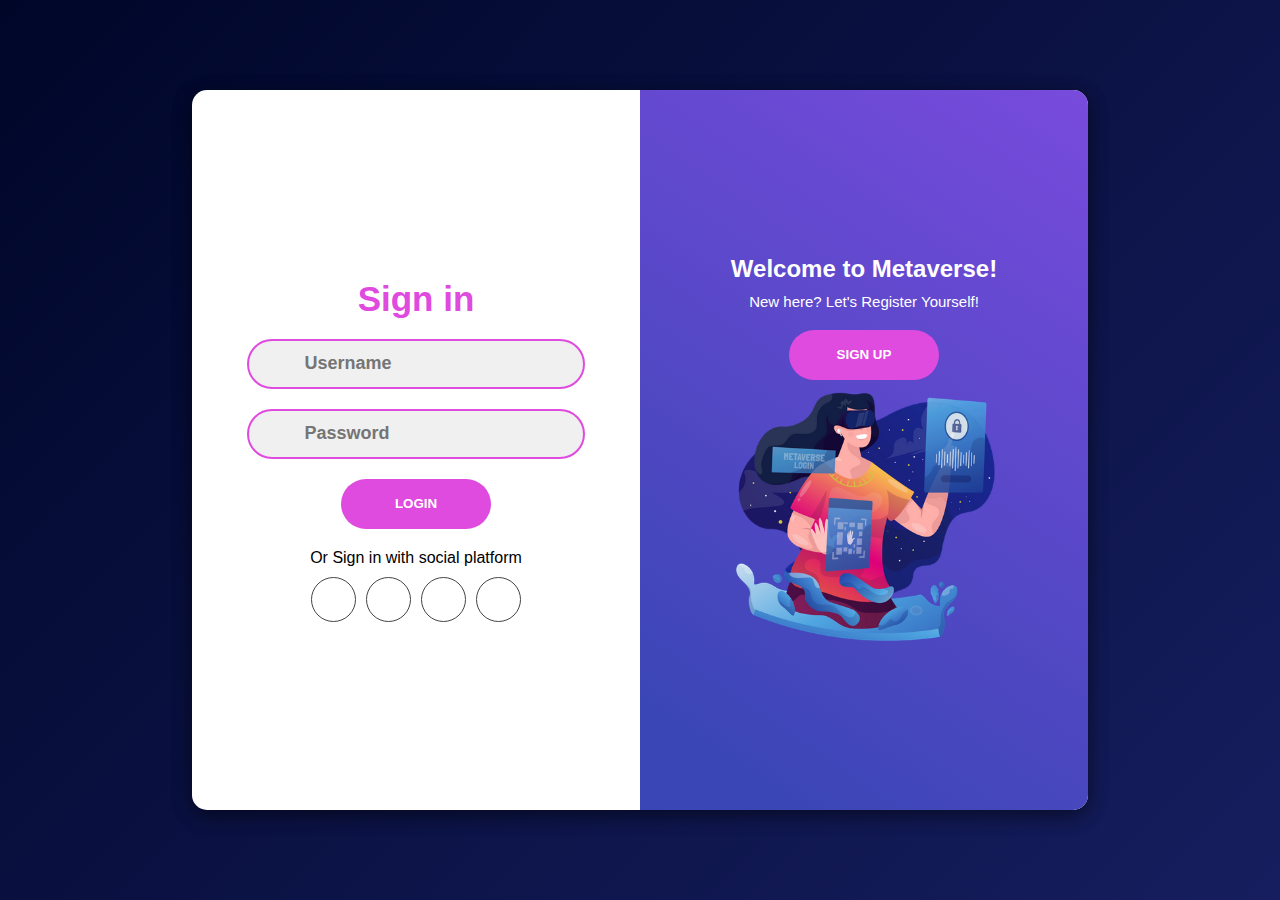
<file: Login.html>
<!DOCTYPE html>
<html lang="en">

<head>
    <meta charset="UTF-8">
    <meta http-equiv="X-UA-Compatible" content="IE=edge">
    <meta name="viewport" content="width=device-width, initial-scale=1.0">
    <link rel="stylesheet" href="https://pro.fontawesome.com/releases/v5.10.0/css/all.css" integrity="sha384-AYmEC3Yw5cVb3ZcuHtOA93w35dYTsvhLPVnYs9eStHfGJvOvKxVfELGroGkvsg+p" crossorigin="anonymous" />
    <link rel="stylesheet" href="css/Login.css">
    <title>Metaverse Login</title>
</head>

<body>
    <div class="d-flex flex-column justify-content-center w-100 h-100"></div>
    <div class="container">
        <div class="signin-signup">
            <form action="" class="sign-in-form">
                <h2 class="title">Sign in</h2>
                <div class="input-field">
                    <i class="fas fa-user"></i>
                    <input type="text" placeholder="Username">
                </div>
                <div class="input-field">
                    <i class="fas fa-lock"></i>
                    <input type="password" placeholder="Password">
                </div>
                <a href="index-awal.html">
                <input type="text" value="Login" class="btn" style=></a>
                <p class="social-text">Or Sign in with social platform</p>
                <div class="social-media">
                    <a href="#" class="social-icon">
                        <i class="fab fa-facebook"></i>
                    </a>
                    <a href="" class="social-icon">
                        <i class="fab fa-twitter"></i>
                    </a>
                    <a href="" class="social-icon">
                        <i class="fab fa-google"></i>
                    </a>
                    <a href="" class="social-icon">
                        <i class="fab fa-linkedin-in"></i>
                    </a>
                </div>
                <p class="account-text">Don't have an account? <a href="#" id="sign-up-btn2">Sign up</a></p>
            </form>
            <form action="" class="sign-up-form">
                <h2 class="title">Sign up</h2>
                <div class="input-field">
                    <i class="fas fa-user"></i>
                    <input type="text" placeholder="Username">
                </div>
                <div class="input-field">
                    <i class="fas fa-envelope"></i>
                    <input type="text" placeholder="Email">
                </div>
                <div class="input-field">
                    <i class="fas fa-lock"></i>
                    <input type="password" placeholder="Password">
                </div>
                <input type="submit" value="Sign up" class="btn">
                <p class="social-text">Or Sign in with social platform</p>
                <div class="social-media">
                    <a href="#" class="social-icon">
                        <i class="fab fa-facebook"></i>
                    </a>
                    <a href="" class="social-icon">
                        <i class="fab fa-twitter"></i>
                    </a>
                    <a href="" class="social-icon">
                        <i class="fab fa-google"></i>
                    </a>
                    <a href="" class="social-icon">
                        <i class="fab fa-linkedin-in"></i>
                    </a>
                </div>
                <p class="account-text">Already have an account? <a href="#" id="sign-in-btn2">Sign in</a></p>
            </form>
        </div>
        <div class="panels-container">
            <div class="panel left-panel">
                <div class="content">
                    <h3>Already Registered?</h3>
                    <p>Let's Sign In to Metaverse!</p>
                    <button class="btn" id="sign-in-btn">Sign in</button>
                </div>
                <img src="img/signin.png" alt="" class="image">
            </div>
            <div class="panel right-panel">
                <div class="content">
                    <h3>Welcome to Metaverse!</h3>
                    <p>New here? Let's Register Yourself!</p>
                    <button class="btn" id="sign-up-btn">Sign up</button>
                </div>
                <img src="img/signup.png" alt="" class="image">
            </div>
        </div>
    </div>
    <script src="js/Login.js"></script>
</body>

</html>
</file>
<file: css/Login.css>
* {
    margin: 0;
    padding: 0;
    box-sizing: border-box;
    font-family: 'Poppins', sans-serif;
}

body {
    display: flex;
    align-items: center;
    justify-content: center;
    min-height: 100vh;
    background: linear-gradient(-45deg, #A24BF8, #671AE4, #1d2671, #000628);
	background-size: 400% 400%;
	animation: gradient 15s ease infinite;
	height: 100vh;
}

@keyframes gradient {
	0% {
		background-position: 0% 50%;
	}
	50% {
		background-position: 100% 50%;
	}
	100% {
		background-position: 0% 50%;
	}
}

.container {
    position: relative;
    width: 70vw;
    height: 80vh;
    background: #fff;
    border-radius: 15px;
    box-shadow: 0 4px 20px 0 rgba(0, 0, 0, 0.3), 0 6px 20px 0 rgba(0, 0, 0, 0.3);
    overflow: hidden;
}

.container::before {
    content: "";
    position: absolute;
    top: 0;
    left: -50%;
    width: 100%;
    height: 100%;
    background: linear-gradient(214.02deg, #874ce6 6.04%, #3a46b5 92.95%);
    z-index: 6;
    transform: translateX(100%);
    transition: 1s ease-in-out;
}

.signin-signup {
    position: absolute;
    top: 0;
    left: 0;
    width: 100%;
    height: 100%;
    display: flex;
    align-items: center;
    justify-content: space-around;
    z-index: 5;
}

form {
    display: flex;
    align-items: center;
    justify-content: center;
    flex-direction: column;
    width: 40%;
    min-width: 238px;
    padding: 0 10px;
}

form.sign-in-form {
    opacity: 1;
    transition: 0.5s ease-in-out;
    transition-delay: 1s;
}

form.sign-up-form {
    opacity: 0;
    transition: 0.5s ease-in-out;
    transition-delay: 1s;
}

.title {
    font-size: 35px;
    color: #df4adf;
    margin-bottom: 10px;
}

.input-field {
    width: 100%;
    height: 50px;
    background: #f0f0f0;
    margin: 10px 0;
    border: 2px solid #df4adf;
    border-radius: 50px;
    display: flex;
    align-items: center;
}

.input-field i {
    flex: 1;
    text-align: center;
    color: #666;
    font-size: 18px;
}

.input-field input {
    flex: 5;
    background: none;
    border: none;
    outline: none;
    width: 100%;
    font-size: 18px;
    font-weight: 600;
    color: #444;
}

.btn {
    width: 150px;
    height: 50px;
    border: none;
    border-radius: 50px;
    background: #df4adf;
    color: #fff;
    font-weight: 600;
    margin: 10px 0;
    text-transform: uppercase;
    cursor: pointer;
    text-align: center;
}

.btn:hover {
    background: #f76aa0;
}

.social-text {
    margin: 10px 0;
    font-size: 16px;
}

.social-media {
    display: flex;
    justify-content: center;
}

.social-icon {
    height: 45px;
    width: 45px;
    display: flex;
    align-items: center;
    justify-content: center;
    color: #444;
    border: 1px solid #444;
    border-radius: 50px;
    margin: 0 5px;
}

a {
    text-decoration: none;
}

.social-icon:hover {
    color: #df4adf;
    border-color: #df4adf;
}

.panels-container {
    position: absolute;
    top: 0;
    left: 0;
    width: 100%;
    height: 100%;
    display: flex;
    align-items: center;
    justify-content: space-around;
}

.panel {
    display: flex;
    flex-direction: column;
    align-items: center;
    justify-content: space-around;
    width: 35%;
    min-width: 238px;
    padding: 0 10px;
    text-align: center;
    z-index: 6;
}

.left-panel {
    pointer-events: none;
}

.content {
    color: #fff;
    transition: 1.1s ease-in-out;
    transition-delay: 0.5s;
}

.panel h3 {
    font-size: 24px;
    font-weight: 600;
}

.panel p {
    font-size: 15px;
    padding: 10px 0;
}

.image {
    width: 100%;
    transition: 1.1s ease-in-out;
    transition-delay: 0.4s;
}

.left-panel .image,
.left-panel .content {
    transform: translateX(-200%);
}

.right-panel .image,
.right-panel .content {
    transform: translateX(0);
}

.account-text {
    display: none;
}


/*Animation*/

.container.sign-up-mode::before {
    transform: translateX(0);
}

.container.sign-up-mode .right-panel .image,
.container.sign-up-mode .right-panel .content {
    transform: translateX(200%);
}

.container.sign-up-mode .left-panel .image,
.container.sign-up-mode .left-panel .content {
    transform: translateX(0);
}

.container.sign-up-mode form.sign-in-form {
    opacity: 0;
}

.container.sign-up-mode form.sign-up-form {
    opacity: 1;
}

.container.sign-up-mode .right-panel {
    pointer-events: none;
}

.container.sign-up-mode .left-panel {
    pointer-events: all;
}


/*Responsive*/

@media (max-width:779px) {
    .container {
        width: 100vw;
        height: 100vh;
    }
}

@media (max-width:635px) {
    .container::before {
        display: none;
    }
    form {
        width: 80%;
    }
    form.sign-up-form {
        display: none;
    }
    .container.sign-up-mode2 form.sign-up-form {
        display: flex;
        opacity: 1;
    }
    .container.sign-up-mode2 form.sign-in-form {
        display: none;
    }
    .panels-container {
        display: none;
    }
    .account-text {
        display: initial;
        margin-top: 30px;
    }
}

@media (max-width:320px) {
    form {
        width: 90%;
    }
}
</file>
